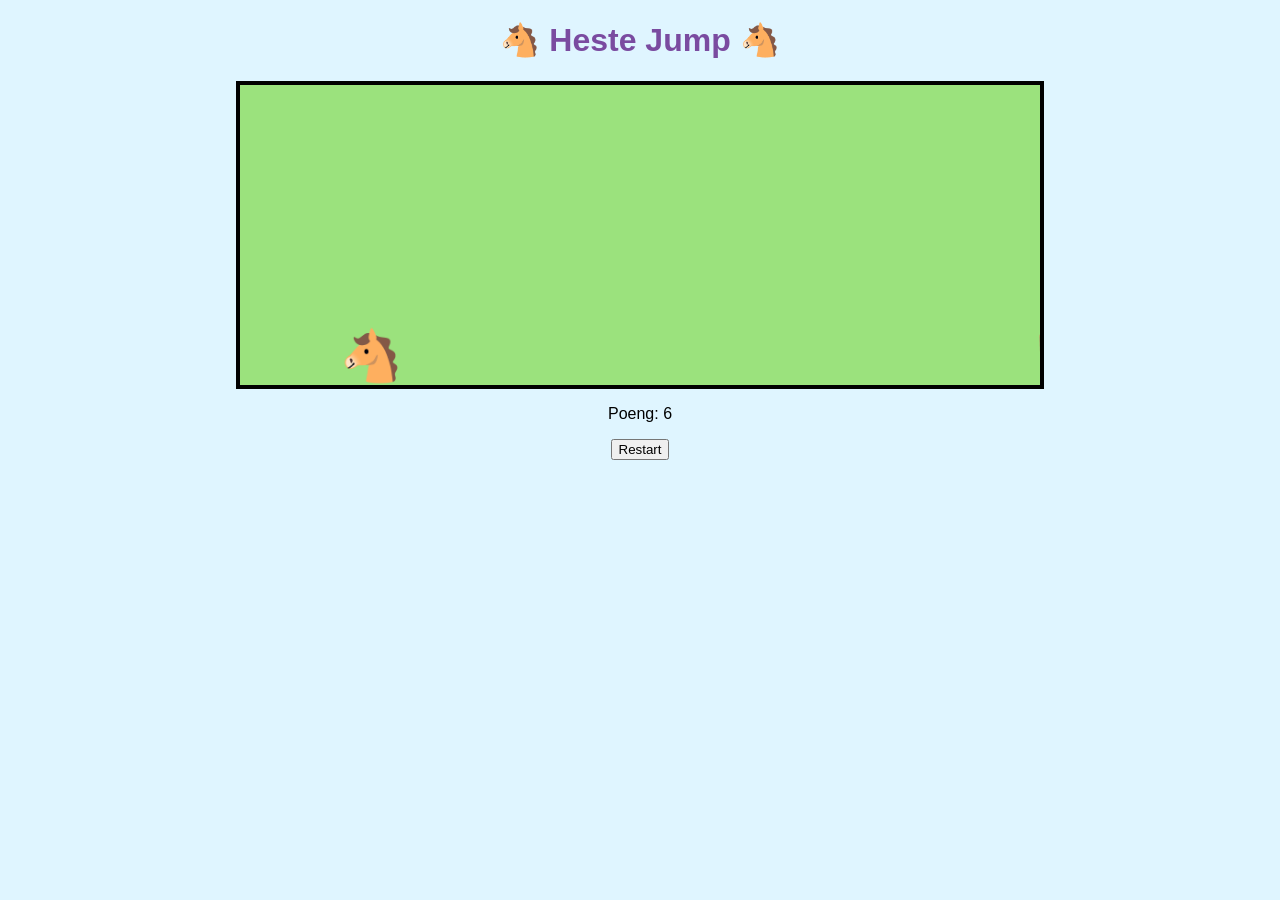
<file: index.html>
<!DOCTYPE html>
<html lang="no">
<head>
  <meta charset="UTF-8">
  <title>Heste Jump 🐴</title>
  <link rel="stylesheet" href="style.css">
</head>
<body>

<h1>🐴 Heste Jump 🐴</h1>

<div id="game">
  <div id="horse">🐴</div>
  <div id="obstacle">🪵</div>
</div>

<p>Poeng: <span id="score">0</span></p>

<button onclick="restartGame()">Restart</button>

<script src="script.js"></script>
</body>
</html>
</file>
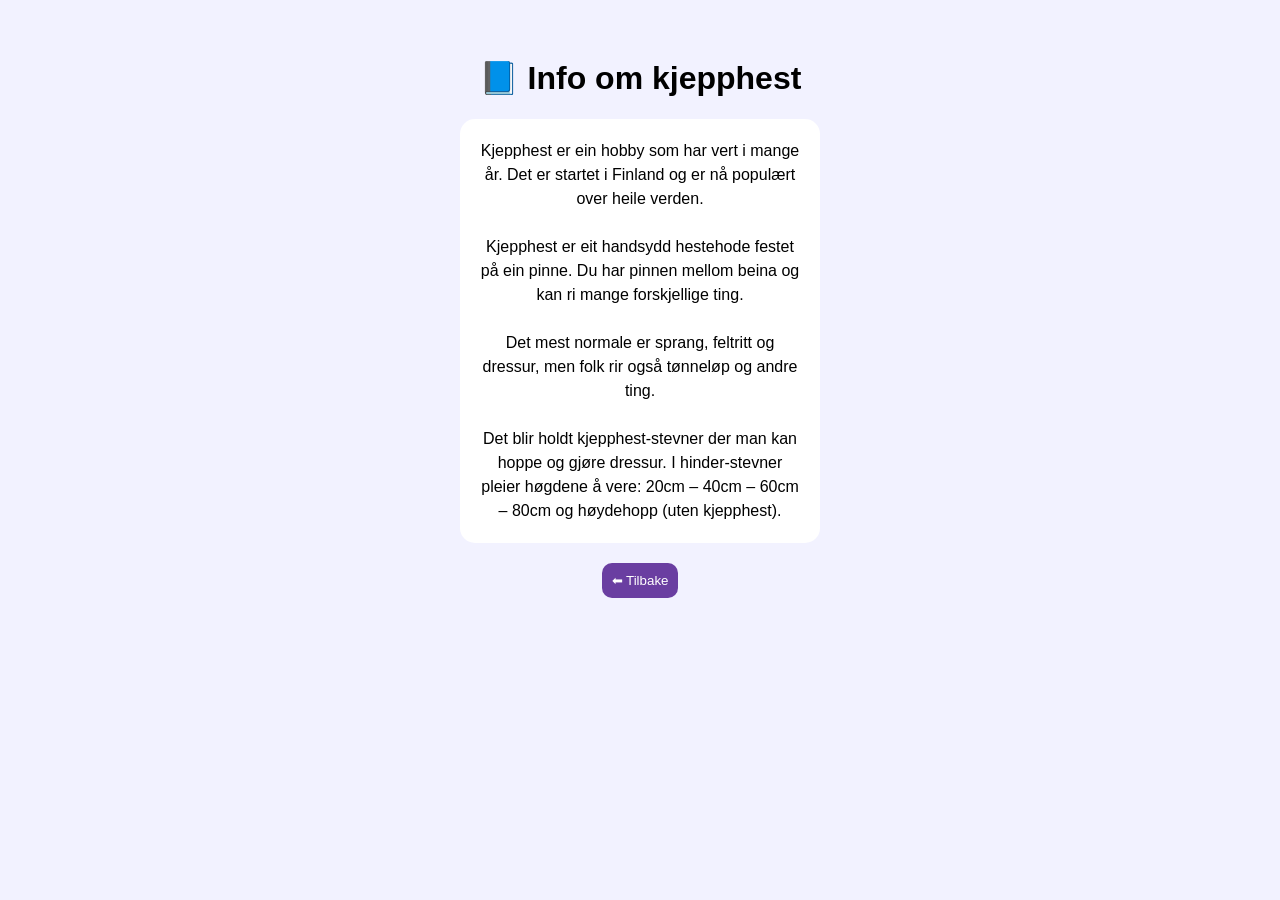
<file: info.html>
<!DOCTYPE html>
<html>
<head>
<title>Info 🐴</title>
<style>
body { font-family: Arial; background: #f2f2ff; text-align: center; padding: 30px; }

.card {
  background: white;
  padding: 20px;
  margin: 20px auto;
  width: 320px;
  border-radius: 15px;
  line-height: 1.5;
}

button {
  padding: 10px;
  background: #6a3ea1;
  color: white;
  border: none;
  border-radius: 10px;
}
a { text-decoration: none; }
</style>
</head>

<body>

<h1>📘 Info om kjepphest</h1>

<div class="card">
Kjepphest er ein hobby som har vert i mange år. Det er startet i Finland og er nå populært over heile verden.

<br><br>

Kjepphest er eit handsydd hestehode festet på ein pinne. Du har pinnen mellom beina og kan ri mange forskjellige ting.

<br><br>

Det mest normale er sprang, feltritt og dressur, men folk rir også tønneløp og andre ting.

<br><br>

Det blir holdt kjepphest-stevner der man kan hoppe og gjøre dressur. I hinder-stevner pleier høgdene å vere:
20cm – 40cm – 60cm – 80cm og høydehopp (uten kjepphest).
</div>

<a href="index.html"><button>⬅ Tilbake</button></a>

</body>
</html>
</file>
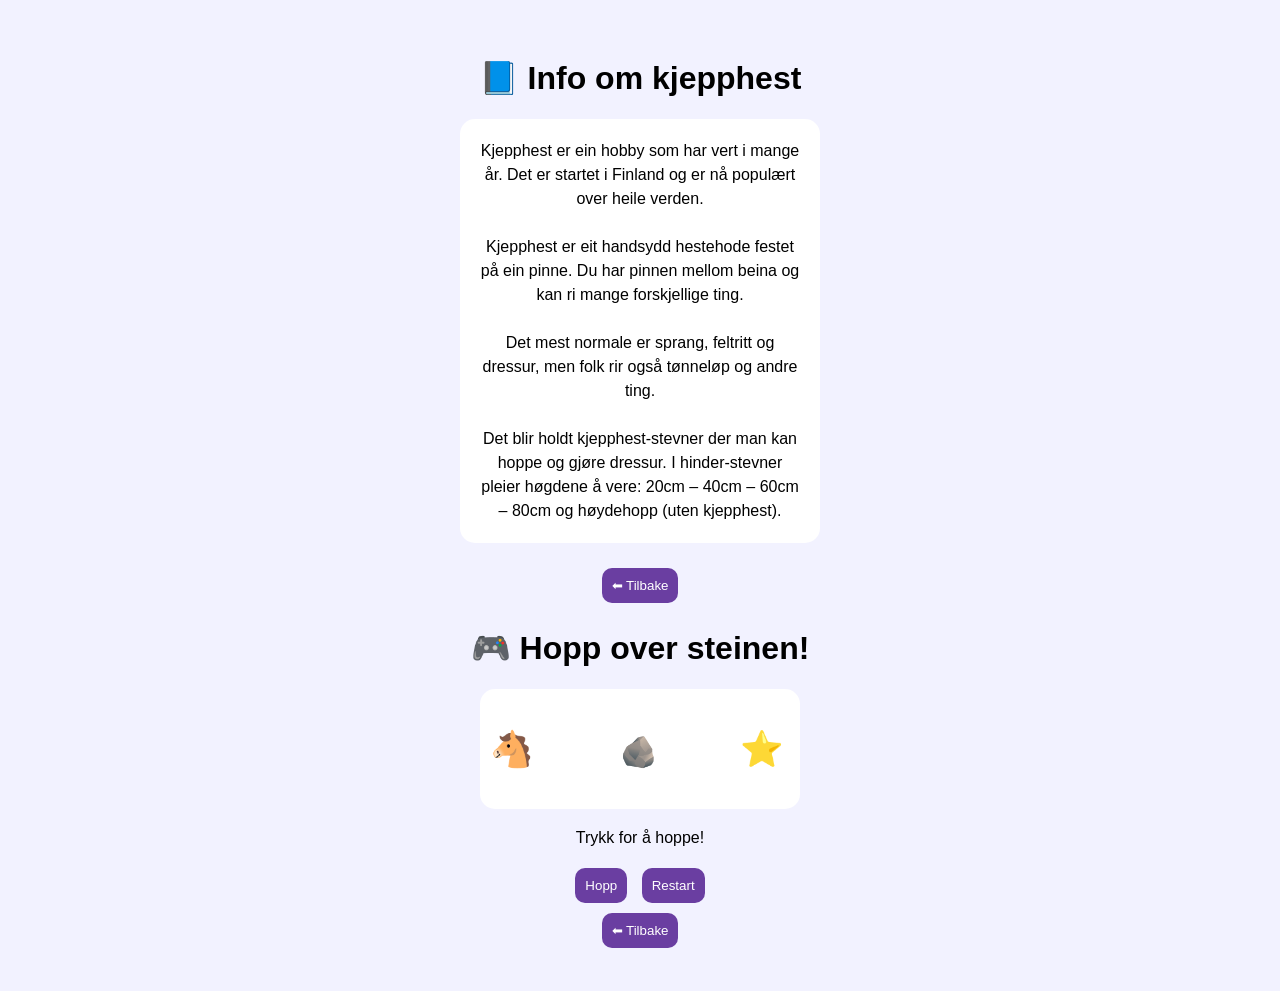
<file: info.html game.html>
<!DOCTYPE html>
<html>
<head>
<title>Info 🐴</title>
<style>
body { font-family: Arial; background: #f2f2ff; text-align: center; padding: 30px; }

.card {
  background: white;
  padding: 20px;
  margin: 20px auto;
  width: 320px;
  border-radius: 15px;
  line-height: 1.5;
}

button {
  padding: 10px;
  background: #6a3ea1;
  color: white;
  border: none;
  border-radius: 10px;
}
a { text-decoration: none; }
</style>
</head>

<body>

<h1>📘 Info om kjepphest</h1>

<div class="card">
Kjepphest er ein hobby som har vert i mange år. Det er startet i Finland og er nå populært over heile verden.

<br><br>

Kjepphest er eit handsydd hestehode festet på ein pinne. Du har pinnen mellom beina og kan ri mange forskjellige ting.

<br><br>

Det mest normale er sprang, feltritt og dressur, men folk rir også tønneløp og andre ting.

<br><br>

Det blir holdt kjepphest-stevner der man kan hoppe og gjøre dressur. I hinder-stevner pleier høgdene å vere:
20cm – 40cm – 60cm – 80cm og høydehopp (uten kjepphest).
</div>

<a href="index.html"><button>⬅ Tilbake</button></a>

</body>
</html><!DOCTYPE html>
<html>
<head>
<title>Spel 🐴</title>

<style>
body {
  font-family: Arial;
  background: #f2f2ff;
  text-align: center;
  padding: 30px;
}

.track {
  width: 320px;
  height: 120px;
  background: white;
  margin: 20px auto;
  border-radius: 15px;
  position: relative;
  overflow: hidden;
}

.horse {
  position: absolute;
  left: 10px;
  top: 40px;
  font-size: 35px;
  transition: 0.4s;
}

.rock {
  position: absolute;
  left: 140px;
  top: 45px;
  font-size: 30px;
}

.star {
  position: absolute;
  left: 260px;
  top: 40px;
  font-size: 35px;
}

button {
  padding: 10px;
  background: #6a3ea1;
  color: white;
  border: none;
  border-radius: 10px;
  margin: 5px;
}

#confetti {
  display: none;
  font-size: 30px;
  margin-top: 10px;
}
</style>

</head>

<body>

<h1>🎮 Hopp over steinen!</h1>

<div class="track">
  <div id="horse" class="horse">🐴</div>
  <div class="rock">🪨</div>
  <div class="star">⭐</div>
</div>

<p id="text">Trykk for å hoppe!</p>

<button onclick="jump()">Hopp</button>
<button onclick="reset()">Restart</button>

<div id="confetti">🎉🎉🎉 DU KOM I MÅL! 🎉🎉🎉</div>

<br>
<a href="index.html"><button>⬅ Tilbake</button></a>

<script>
let pos = 10;

function jump() {
  let horse = document.getElementById("horse");
  let text = document.getElementById("text");

  pos += 60;
  horse.style.left = pos + "px";

  if (pos >= 240) {
    text.innerHTML = "Du nådde målet! 🏆";
    document.getElementById("confetti").style.display = "block";
  } else {
    text.innerHTML = "Du hoppa fram! 🐴💨";
  }
}

function reset() {
  pos = 10;
  document.getElementById("horse").style.left = "10px";
  document.getElementById("text").innerHTML = "Trykk for å hoppe!";
  document.getElementById("confetti").style.display = "none";
}
</script>

</body>
</html>
</file>
<file: style.css>
body {
  text-align: center;
  font-family: Arial;
  background: #dff5ff;
}

h1 {
  color: #7a4ba0;
}

#game {
  width: 800px;
  height: 300px;
  border: 4px solid black;
  margin: auto;
  position: relative;
  overflow: hidden;
  background: #9be27d;
}

#horse {
  position: absolute;
  bottom: 0;
  left: 100px;
  font-size: 50px;
}

#obstacle {
  position: absolute;
  bottom: 0;
  right: -50px;
  font-size: 50px;
  animation: moveObstacle 2s linear infinite;
}

@keyframes moveObstacle {
  from {
    right: -50px;
  }
  to {
    right: 850px;
  }
}

.jump {
  animation: jump 0.6s;
}

@keyframes jump {
  0% { bottom: 0; }
  50% { bottom: 120px; }
  100% { bottom: 0; }
}
</file>
